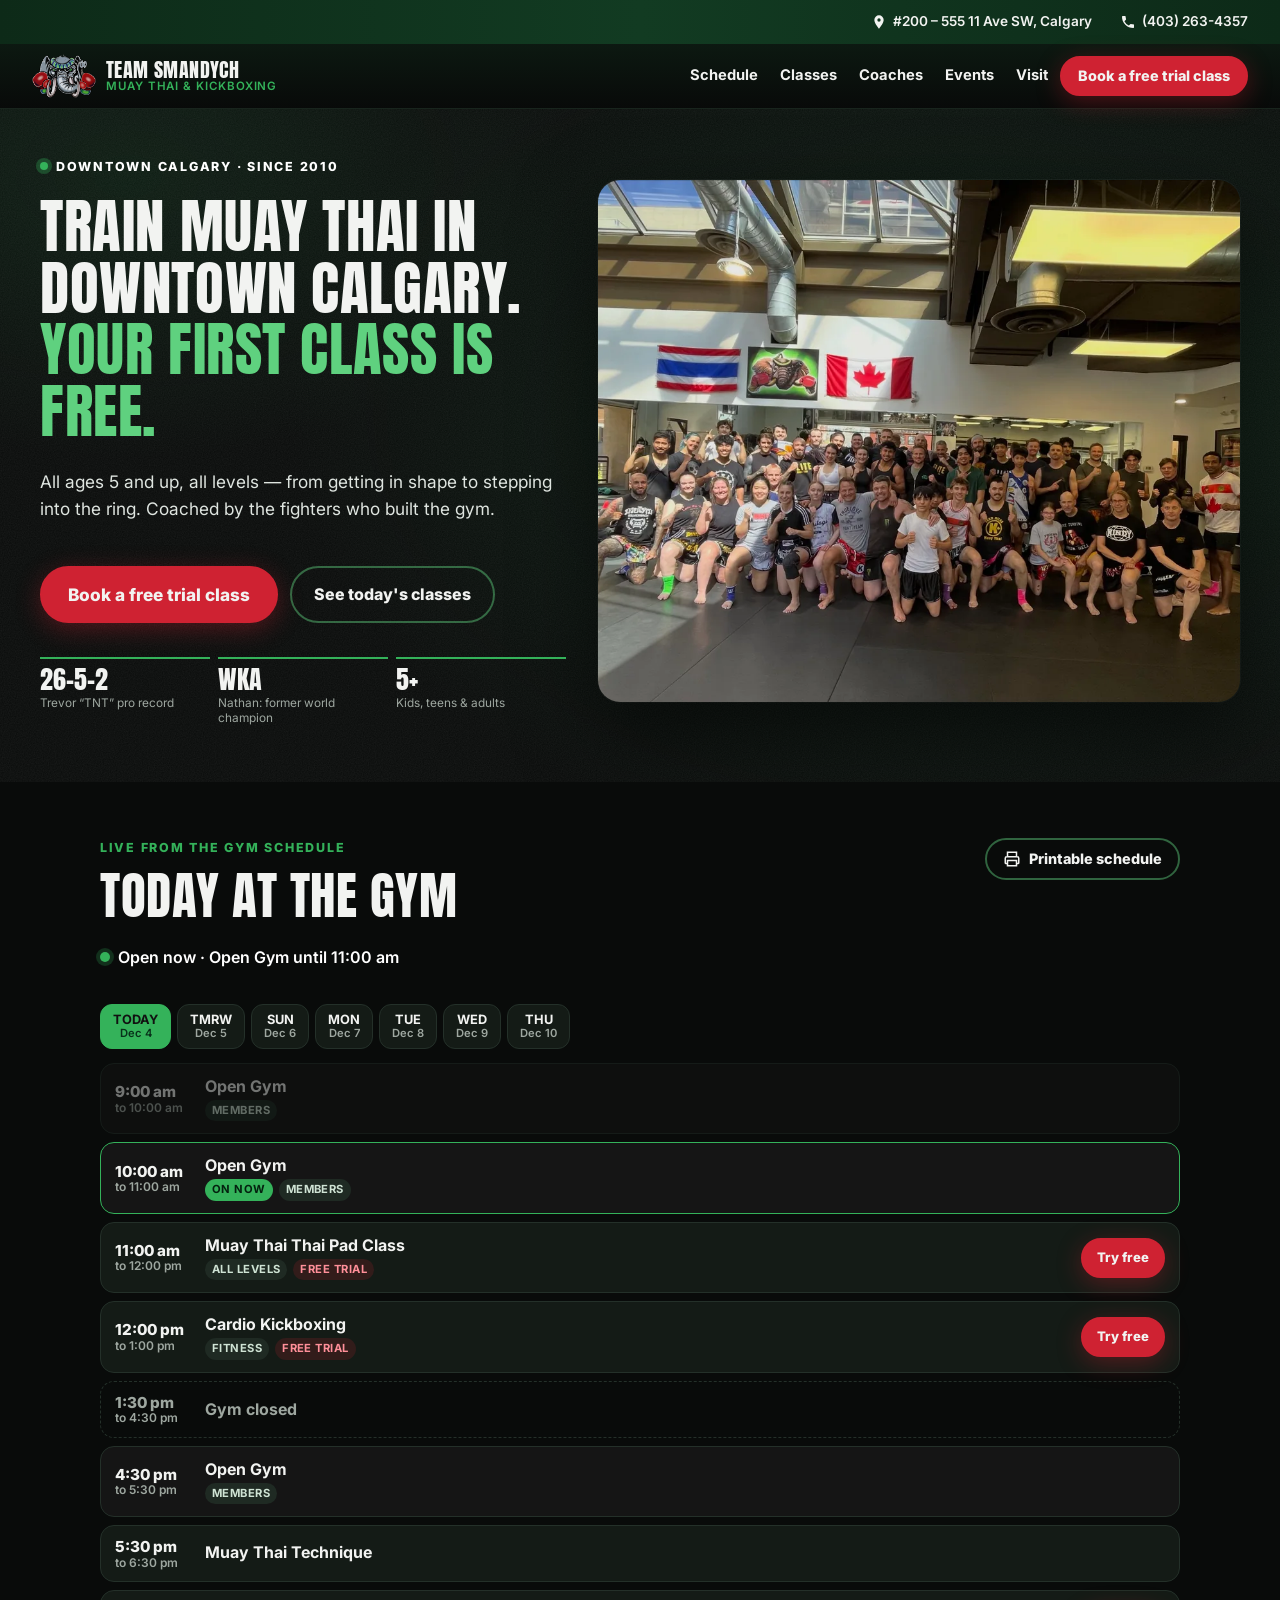
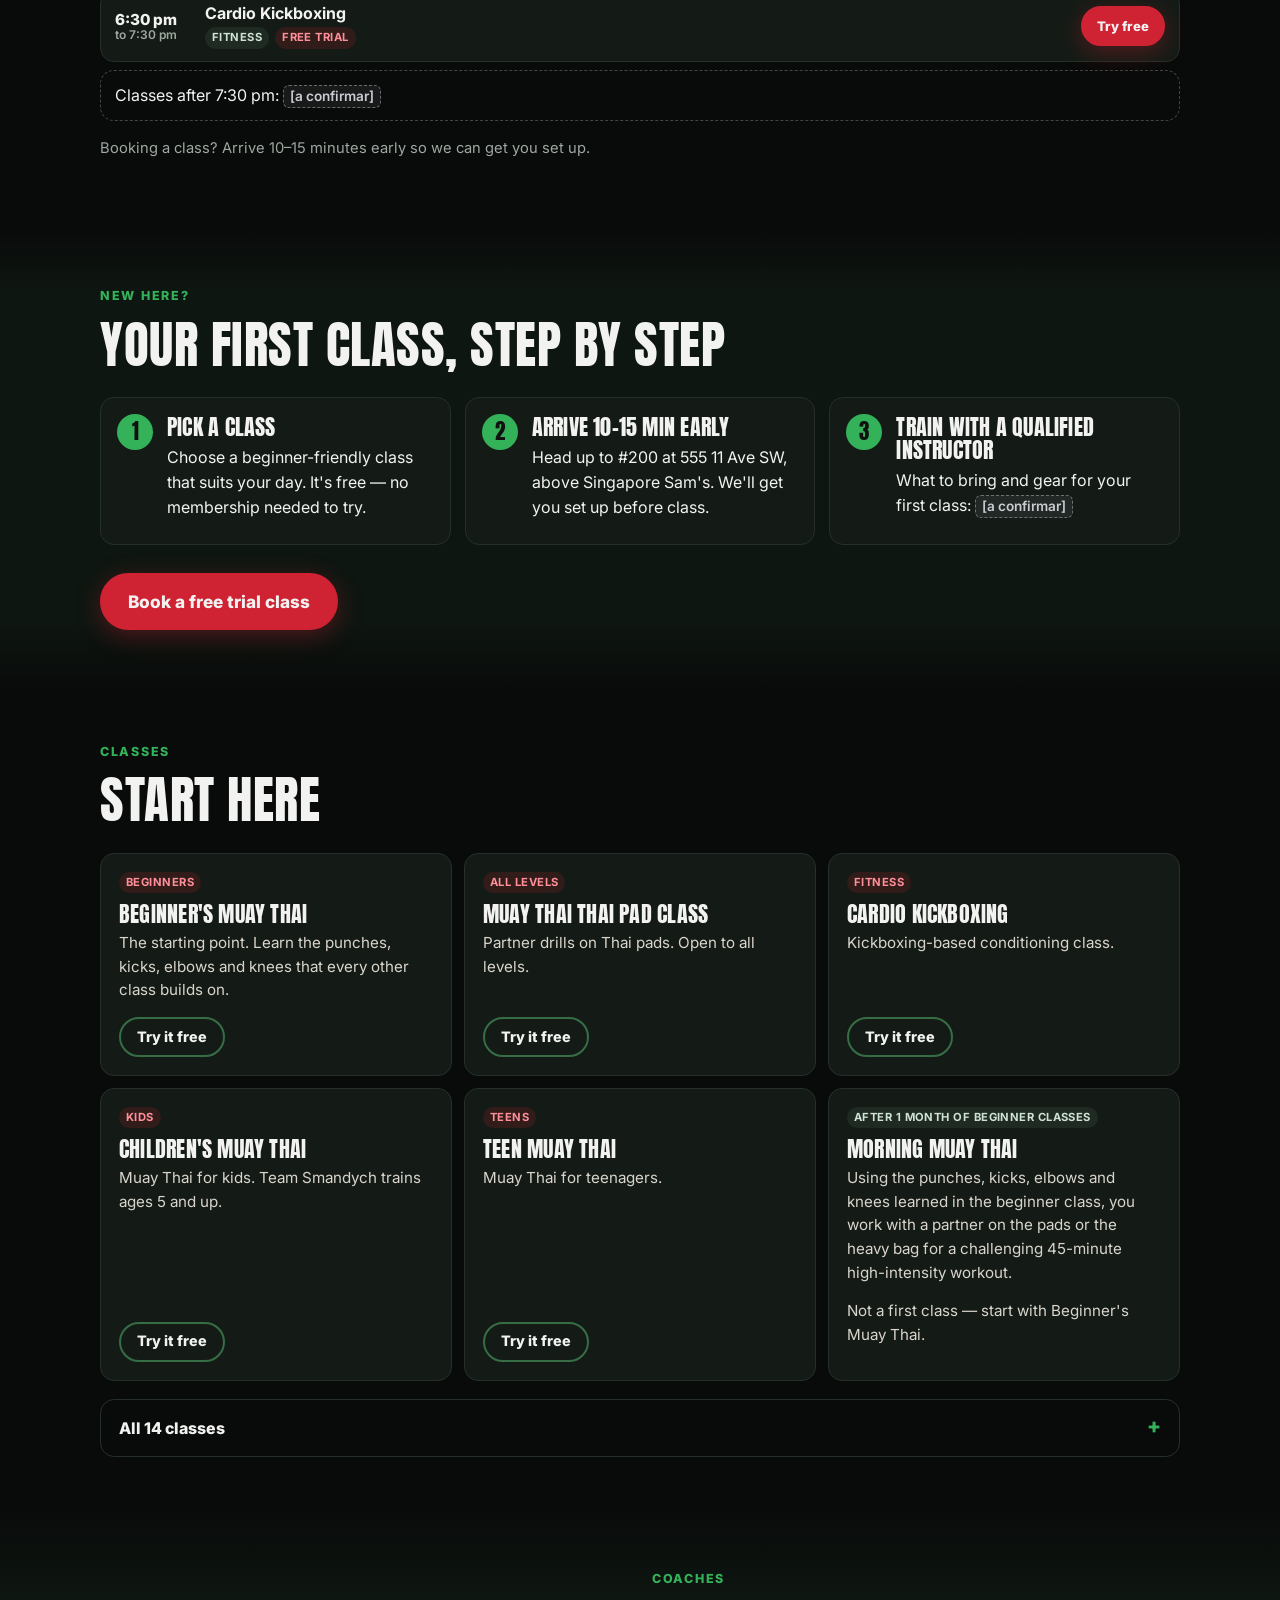
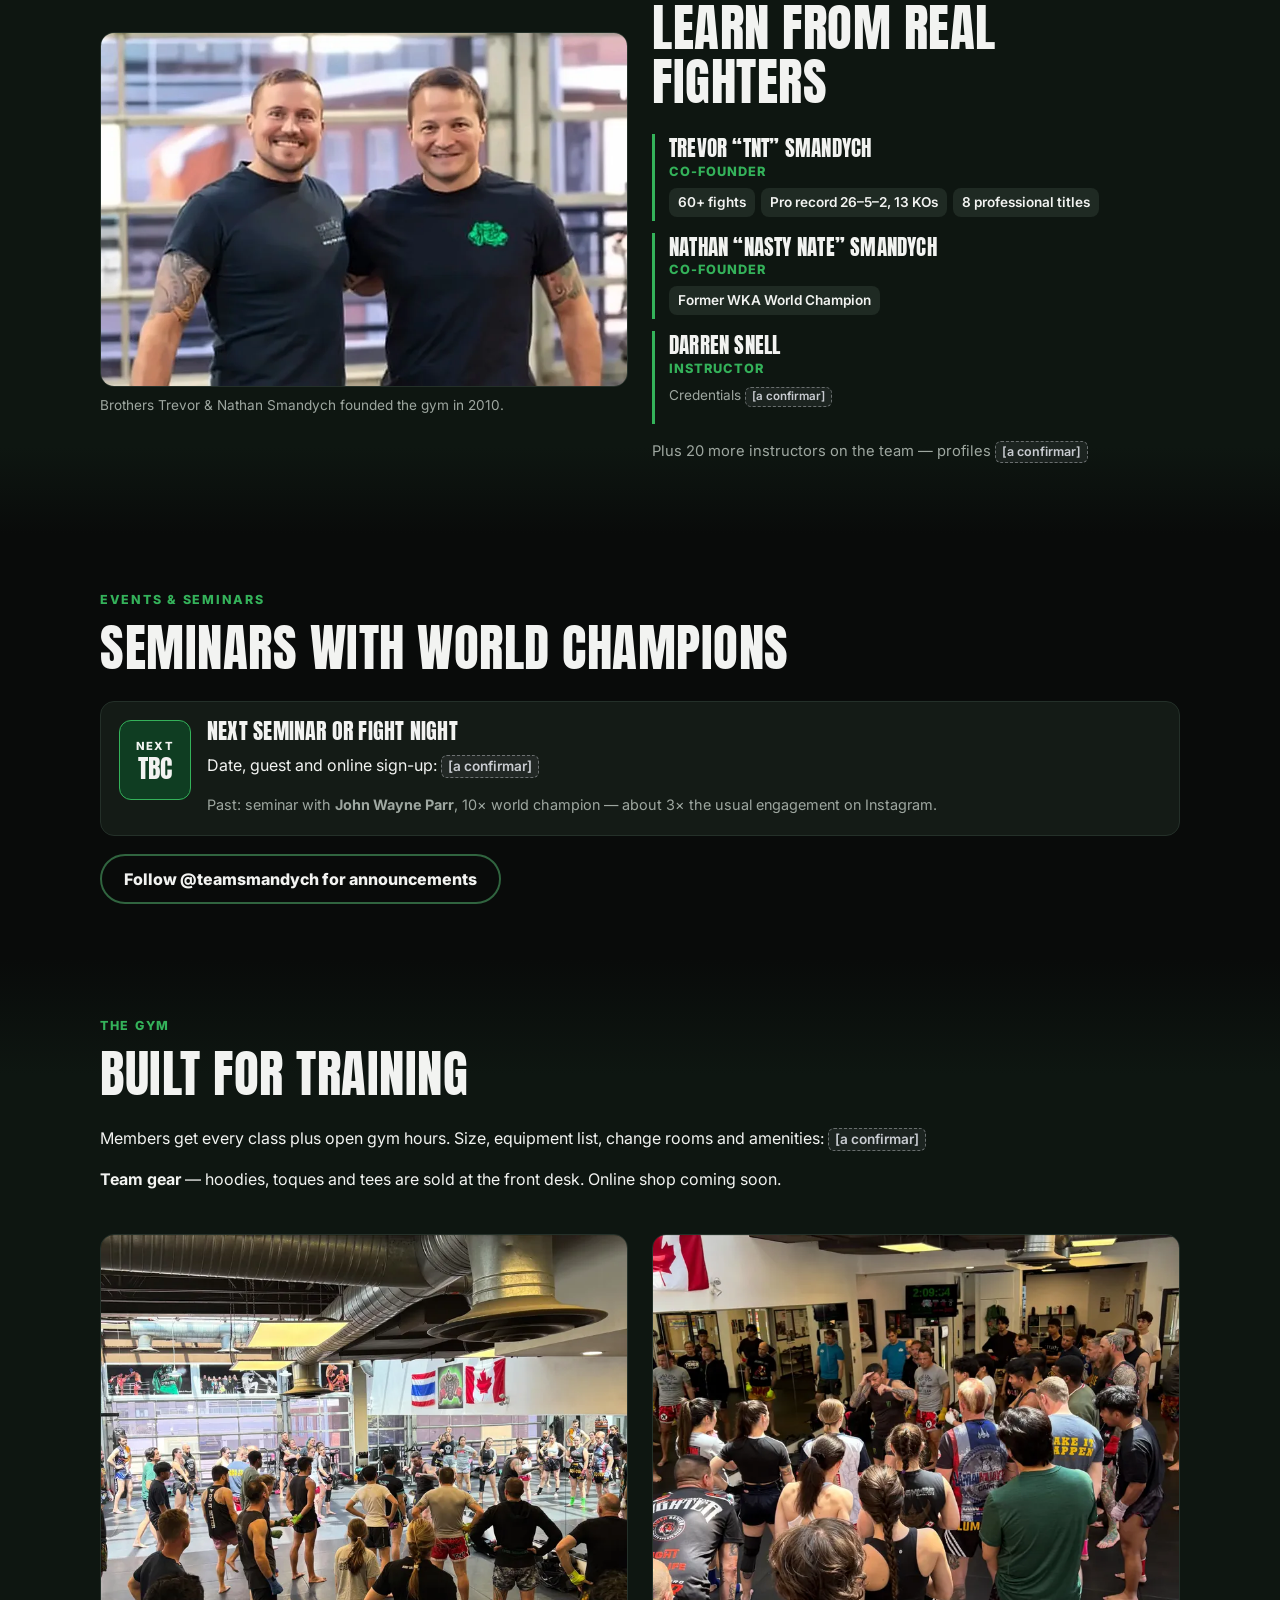
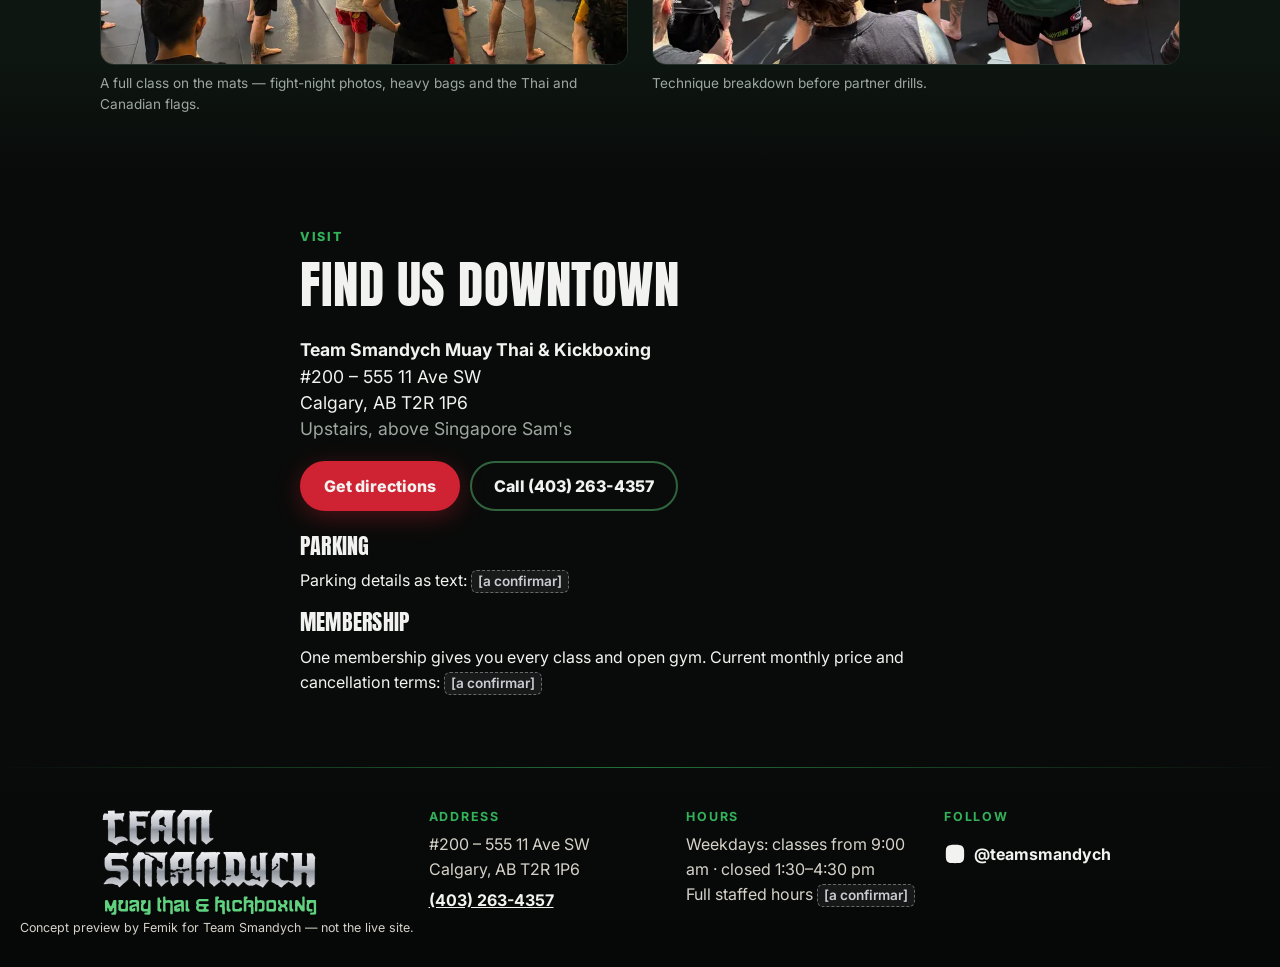
<file: index.html>
<!DOCTYPE html>
<html lang="en">
<head>
  <meta charset="utf-8">
  <meta name="viewport" content="width=device-width, initial-scale=1, viewport-fit=cover">
  <title>Team Smandych Muay Thai &amp; Kickboxing · Downtown Calgary · Free trial class</title>
  <meta name="description" content="Muay Thai and kickboxing in downtown Calgary since 2010. All ages 5+ and all levels. Book a free trial class.">
  <!-- Concept preview by Femik — keep out of search results until the gym approves it -->
  <meta name="robots" content="noindex, nofollow">
  <meta name="theme-color" content="#0f3d22">
  <link rel="icon" href="favicon.ico" sizes="any">
  <link rel="icon" type="image/png" sizes="32x32" href="assets/img/favicon-32.png">
  <link rel="apple-touch-icon" href="assets/img/apple-touch-icon.png">
  <link rel="preconnect" href="https://fonts.googleapis.com">
  <link rel="preconnect" href="https://fonts.gstatic.com" crossorigin>
  <link href="https://fonts.googleapis.com/css2?family=Anton&family=Inter:wght@400;600;800&display=swap" rel="stylesheet">
  <link rel="stylesheet" href="assets/css/styles.css?v=11">
  <script src="assets/js/intro.js?v=11"></script>
</head>
<body>
  <!-- Intro: plays once per session; tap to skip (assets/js/intro.js) -->
  <div class="intro" id="intro" aria-hidden="true">
    <div class="intro__glow"></div>
    <div class="intro__box">
      <img class="intro__logo" src="assets/img/emblem.webp" srcset="assets/img/emblem.webp 900w, assets/img/emblem-2x.webp 1800w" sizes="212px" width="900" height="612" alt="">
      <div class="intro__wall"></div>
    </div>
  </div>

  <a class="skip" href="#main">Skip to content</a>

  <!-- Contact strip: address + tap-to-call on every page -->
  <div class="strip">
    <a class="strip__item" id="stripAddress" href="#" target="_blank" rel="noopener">
      <svg aria-hidden="true" viewBox="0 0 24 24"><path d="M12 2a7 7 0 0 0-7 7c0 5 7 13 7 13s7-8 7-13a7 7 0 0 0-7-7zm0 9.5A2.5 2.5 0 1 1 12 6.5a2.5 2.5 0 0 1 0 5z"/></svg>
      <span>#200 – 555 11 Ave SW, Calgary</span>
    </a>
    <a class="strip__item strip__phone" data-tel href="tel:+14032634357">
      <svg aria-hidden="true" viewBox="0 0 24 24"><path d="M6.6 10.8a15.1 15.1 0 0 0 6.6 6.6l2.2-2.2a1 1 0 0 1 1-.25 11.4 11.4 0 0 0 3.6.57 1 1 0 0 1 1 1V20a1 1 0 0 1-1 1A17 17 0 0 1 3 4a1 1 0 0 1 1-1h3.5a1 1 0 0 1 1 1c0 1.25.2 2.45.57 3.57a1 1 0 0 1-.25 1z"/></svg>
      <span>(403) 263-4357</span>
    </a>
  </div>

  <header class="header" id="top">
    <a class="brand" href="#top" aria-label="Team Smandych home">
      <img src="assets/img/emblem.webp" width="900" height="612" alt="">
      <span class="brand__text"><b>Team Smandych</b><small>Muay Thai &amp; Kickboxing</small></span>
    </a>
    <nav class="nav" aria-label="Main">
      <a href="#today">Schedule</a>
      <a href="#classes">Classes</a>
      <a href="#coaches">Coaches</a>
      <a href="#events">Events</a>
      <a href="#visit">Visit</a>
    </nav>
    <button class="btn btn--red btn--sm header__cta" type="button" data-book>Book a free trial class</button>
  </header>

  <main id="main">
    <!-- HERO -->
    <section class="hero">
      <figure class="hero__photo">
        <img src="assets/img/hero-team-full-1000.webp"
             srcset="assets/img/hero-team-full-1000.webp 1000w, assets/img/hero-team-full-1600.webp 1600w, assets/img/hero-team-full-2400.webp 2400w"
             sizes="(min-width:1000px) 55vw, 100vw" width="2400" height="1950" fetchpriority="high"
             alt="Team Smandych members of all ages on the mats, under the Thai and Canadian flags and the gym's elephant painting">
      </figure>
      <div class="hero__inner">
        <p class="eyebrow"><span class="dot"></span> Downtown Calgary · Since 2010</p>
        <h1>Train Muay Thai in downtown Calgary.<br><em>Your first class is free.</em></h1>
        <p class="hero__lead">All ages 5 and up, all levels — from getting in shape to stepping into the ring.
          Coached by the fighters who built the gym.</p>
        <div class="hero__ctas">
          <button class="btn btn--red btn--lg" type="button" data-book>Book a free trial class</button>
          <a class="btn btn--ghost" href="#today">See today's classes</a>
        </div>
        <ul class="proof">
          <li><b>26–5–2</b><span>Trevor “TNT” pro record</span></li>
          <li><b>WKA</b><span>Nathan: former world champion</span></li>
          <li><b>5+</b><span>Kids, teens &amp; adults</span></li>
        </ul>
      </div>
    </section>

    <!-- TODAY / WEEK SCHEDULE -->
    <section class="section" id="today" aria-labelledby="todayTitle">
      <div class="wrap">
        <div class="sched__head">
          <div>
            <p class="eyebrow eyebrow--green">Live from the gym schedule</p>
            <h2 id="todayTitle">Today at the gym</h2>
            <p class="status" id="gymStatus" aria-live="polite"></p>
          </div>
          <button class="btn btn--ghost btn--sm print-btn" type="button" id="printBtn">
            <svg aria-hidden="true" viewBox="0 0 24 24"><path d="M6 9V3h12v6M6 18H4a1 1 0 0 1-1-1v-6a2 2 0 0 1 2-2h14a2 2 0 0 1 2 2v6a1 1 0 0 1-1 1h-2M6 14h12v7H6z" fill="none" stroke="currentColor" stroke-width="2"/></svg>
            Printable schedule
          </button>
        </div>

        <div class="tabs" role="tablist" aria-label="Day" id="dayTabs"></div>
        <ol class="slots" id="slots" aria-live="polite"></ol>
        <p class="note">Booking a class? Arrive 10–15 minutes early so we can get you set up.</p>
      </div>
    </section>

    <!-- FIRST CLASS -->
    <section class="section section--dark" id="first-class" aria-labelledby="fcTitle">
      <div class="wrap">
        <p class="eyebrow eyebrow--green">New here?</p>
        <h2 id="fcTitle">Your first class, step by step</h2>
        <ol class="steps">
          <li><span class="steps__n">1</span><h3>Pick a class</h3>
            <p>Choose a beginner-friendly class that suits your day. It's free — no membership needed to try.</p></li>
          <li><span class="steps__n">2</span><h3>Arrive 10–15 min early</h3>
            <p>Head up to #200 at 555 11 Ave SW, above Singapore Sam's. We'll get you set up before class.</p></li>
          <li><span class="steps__n">3</span><h3>Train with a qualified instructor</h3>
            <p>What to bring and gear for your first class: <span class="tbc">[a confirmar]</span></p></li>
        </ol>
        <button class="btn btn--red btn--lg" type="button" data-book>Book a free trial class</button>
      </div>
    </section>

    <!-- CLASSES -->
    <section class="section" id="classes" aria-labelledby="clTitle">
      <div class="wrap">
        <p class="eyebrow eyebrow--green">Classes</p>
        <h2 id="clTitle">Start here</h2>
        <div class="cards" id="startCards"></div>
        <details class="all-classes">
          <summary>All 14 classes</summary>
          <ul id="allClasses"></ul>
          <p class="note">Full description for each class — who it's for, level, what to bring and who teaches it: <span class="tbc">[a confirmar]</span></p>
        </details>
      </div>
    </section>

    <!-- COACHES -->
    <section class="section section--dark" id="coaches" aria-labelledby="coTitle">
      <div class="wrap coaches">
        <figure class="coaches__photo">
          <img src="assets/img/owners-trevor-nathan.webp" width="888" height="596" loading="lazy"
               alt="Trevor and Nathan Smandych, founders of Team Smandych, at the gym">
          <figcaption>Brothers Trevor &amp; Nathan Smandych founded the gym in 2010.</figcaption>
        </figure>
        <div>
          <p class="eyebrow eyebrow--green">Coaches</p>
          <h2 id="coTitle">Learn from real fighters</h2>
          <div id="coachList" class="coach-list"></div>
          <p class="note">Plus 20 more instructors on the team — profiles <span class="tbc">[a confirmar]</span></p>
        </div>
      </div>
    </section>

    <!-- EVENTS -->
    <section class="section" id="events" aria-labelledby="evTitle">
      <div class="wrap">
        <p class="eyebrow eyebrow--green">Events &amp; seminars</p>
        <h2 id="evTitle">Seminars with world champions</h2>
        <div class="event">
          <div class="event__date"><span>Next</span><b>TBC</b></div>
          <div>
            <h3>Next seminar or fight night</h3>
            <p>Date, guest and online sign-up: <span class="tbc">[a confirmar]</span></p>
            <p class="event__past">Past: seminar with <b>John Wayne Parr</b>, 10× world champion — about 3× the usual engagement on Instagram.</p>
          </div>
        </div>
        <a class="btn btn--ghost" data-ig href="https://www.instagram.com/teamsmandych/" target="_blank" rel="noopener">Follow @teamsmandych for announcements</a>
      </div>
    </section>

    <!-- FACILITY -->
    <section class="section section--dark" id="facility" aria-labelledby="faTitle">
      <div class="wrap facility">
        <figure>
          <img src="assets/img/gym-class-floor-800.webp"
               srcset="assets/img/gym-class-floor-800.webp 800w, assets/img/gym-class-floor-1400.webp 1400w"
               sizes="(min-width:720px) 50vw, 100vw" width="1400" height="1141" loading="lazy"
               alt="A full class on the mats, with fight-night photos, heavy bags and the Thai and Canadian flags on the walls">
          <figcaption>A full class on the mats — fight-night photos, heavy bags and the Thai and Canadian flags.</figcaption>
        </figure>
        <figure>
          <img src="assets/img/coach-technique-800.webp"
               srcset="assets/img/coach-technique-800.webp 800w, assets/img/coach-technique-1400.webp 1400w"
               sizes="(min-width:720px) 50vw, 100vw" width="1400" height="1141" loading="lazy"
               alt="A coach demonstrating technique to a large group of students">
          <figcaption>Technique breakdown before partner drills.</figcaption>
        </figure>
        <div class="facility__text">
          <p class="eyebrow eyebrow--green">The gym</p>
          <h2 id="faTitle">Built for training</h2>
          <p>Members get every class plus open gym hours. Size, equipment list, change rooms and amenities: <span class="tbc">[a confirmar]</span></p>
          <p><b>Team gear</b> — hoodies, toques and tees are sold at the front desk. Online shop coming soon.</p>
        </div>
      </div>
    </section>

    <!-- VISIT -->
    <section class="section" id="visit" aria-labelledby="viTitle">
      <div class="wrap visit">
        <div>
          <p class="eyebrow eyebrow--green">Visit</p>
          <h2 id="viTitle">Find us downtown</h2>
          <address>
            <b>Team Smandych Muay Thai &amp; Kickboxing</b><br>
            #200 – 555 11 Ave SW<br>Calgary, AB T2R 1P6<br>
            <span class="muted">Upstairs, above Singapore Sam's</span>
          </address>
          <div class="visit__actions">
            <a class="btn btn--red" id="dirBtn" href="#" target="_blank" rel="noopener">Get directions</a>
            <a class="btn btn--ghost" data-tel href="tel:+14032634357">Call (403) 263-4357</a>
          </div>
          <h3>Parking</h3>
          <p>Parking details as text: <span class="tbc">[a confirmar]</span></p>
          <h3>Membership</h3>
          <p>One membership gives you every class and open gym. Current monthly price and cancellation terms: <span class="tbc">[a confirmar]</span></p>
        </div>
      </div>
    </section>
  </main>

  <footer class="footer">
    <div class="wrap footer__grid">
      <div>
        <img src="assets/img/wordmark-silver.svg" class="footer__wm" width="300" height="173" alt="Team Smandych Muay Thai & Kickboxing">
      </div>
      <div>
        <h4>Address</h4>
        <p>#200 – 555 11 Ave SW<br>Calgary, AB T2R 1P6</p>
        <a data-tel href="tel:+14032634357">(403) 263-4357</a>
      </div>
      <div>
        <h4>Hours</h4>
        <p id="footHours">Weekdays: classes from 9:00 am · closed 1:30–4:30 pm<br>Full staffed hours <span class="tbc">[a confirmar]</span></p>
      </div>
      <div>
        <h4>Follow</h4>
        <a class="social" data-ig href="https://www.instagram.com/teamsmandych/" target="_blank" rel="noopener" aria-label="Team Smandych on Instagram">
          <svg aria-hidden="true" viewBox="0 0 24 24"><path d="M12 7a5 5 0 1 0 0 10 5 5 0 0 0 0-10zm0 8.2a3.2 3.2 0 1 1 0-6.4 3.2 3.2 0 0 1 0 6.4zM17.3 5.5a1.2 1.2 0 1 0 0 2.4 1.2 1.2 0 0 0 0-2.4zM12 2c-2.7 0-3.1 0-4.1.1-4.4.2-5.7 2.6-5.8 5.8C2 8.9 2 9.3 2 12s0 3.1.1 4.1c.2 3.2 1.5 5.6 5.8 5.8 1 .1 1.4.1 4.1.1s3.1 0 4.1-.1c3.2-.2 5.6-1.5 5.8-5.8.1-1 .1-1.4.1-4.1s0-3.1-.1-4.1c-.2-3.2-1.5-5.6-5.8-5.8C15.1 2 14.7 2 12 2z"/></svg>
          @teamsmandych
        </a>
      </div>
    </div>
    <p class="footer__legal wrap">Concept preview by Femik for Team Smandych — not the live site.</p>
  </footer>

  <!-- Sticky mobile CTA -->
  <div class="dock" id="dock">
    <a class="dock__call" data-tel href="tel:+14032634357" aria-label="Call Team Smandych">
      <svg aria-hidden="true" viewBox="0 0 24 24"><path d="M6.6 10.8a15.1 15.1 0 0 0 6.6 6.6l2.2-2.2a1 1 0 0 1 1-.25 11.4 11.4 0 0 0 3.6.57 1 1 0 0 1 1 1V20a1 1 0 0 1-1 1A17 17 0 0 1 3 4a1 1 0 0 1 1-1h3.5a1 1 0 0 1 1 1c0 1.25.2 2.45.57 3.57a1 1 0 0 1-.25 1z"/></svg>
    </a>
    <button class="btn btn--red dock__book" type="button" data-book>Book a free trial class</button>
  </div>

  <!-- Booking sheet -->
  <div class="sheet" id="sheet" hidden>
    <div class="sheet__backdrop" data-close></div>
    <div class="sheet__panel" role="dialog" aria-modal="true" aria-labelledby="sheetTitle">
      <div class="sheet__top">
        <ol class="progress" aria-hidden="true"><li></li><li></li><li></li></ol>
        <button class="sheet__x" type="button" data-close aria-label="Close">×</button>
      </div>

      <div class="step" data-step="1">
        <h2 id="sheetTitle">Pick your free class</h2>
        <p class="muted">Beginner-friendly classes in the next 7 days.</p>
        <div id="pickList" class="pick"></div>
      </div>

      <form class="step" data-step="2" id="bookForm" novalidate hidden>
        <h2>Your details</h2>
        <p class="chosen" id="chosen1"></p>
        <label>Name<input name="name" autocomplete="name" required></label>
        <label>Email<input name="email" type="email" autocomplete="email" required></label>
        <label>Phone<input name="phone" type="tel" autocomplete="tel" required></label>
        <fieldset>
          <legend>Who's training?</legend>
          <label class="chip"><input type="radio" name="who" value="Adult" checked><span>Adult</span></label>
          <label class="chip"><input type="radio" name="who" value="Teen"><span>Teen</span></label>
          <label class="chip"><input type="radio" name="who" value="Child (5+)"><span>Child 5+</span></label>
        </fieldset>
        <fieldset>
          <legend>Experience</legend>
          <label class="chip"><input type="radio" name="exp" value="None" checked><span>None</span></label>
          <label class="chip"><input type="radio" name="exp" value="Some"><span>Some</span></label>
          <label class="chip"><input type="radio" name="exp" value="Competitive"><span>Competitive</span></label>
        </fieldset>
        <p class="form-error" id="formError" role="alert"></p>
        <div class="step__nav">
          <button class="btn btn--ghost" type="button" data-back>Back</button>
          <button class="btn btn--red" type="submit">Continue</button>
        </div>
      </form>

      <div class="step" data-step="3" hidden>
        <h2>Almost there</h2>
        <p class="chosen" id="chosen2"></p>
        <a class="btn btn--red btn--block" id="sendReq" href="#">Send my free-class request</a>
        <a class="btn btn--ghost btn--block" data-tel href="tel:+14032634357">Or call (403) 263-4357</a>
        <p class="muted small" id="mbNote">Mindbody booking link: <span class="tbc">[a confirmar]</span></p>
        <h3>What happens next</h3>
        <ol class="next">
          <li>The gym confirms your spot by email or phone.</li>
          <li>Arrive 10–15 minutes before class.</li>
          <li>We'll get you set up — your first class is on us.</li>
        </ol>
        <div class="step__nav"><button class="btn btn--ghost" type="button" data-back>Back</button></div>
      </div>
    </div>
  </div>

  <!-- Print-only week -->
  <section class="print-week" id="printWeek" aria-hidden="true"></section>

  <script src="assets/js/data.js?v=11"></script>
  <script src="assets/js/app.js?v=11"></script>
</body>
</html>
</file>
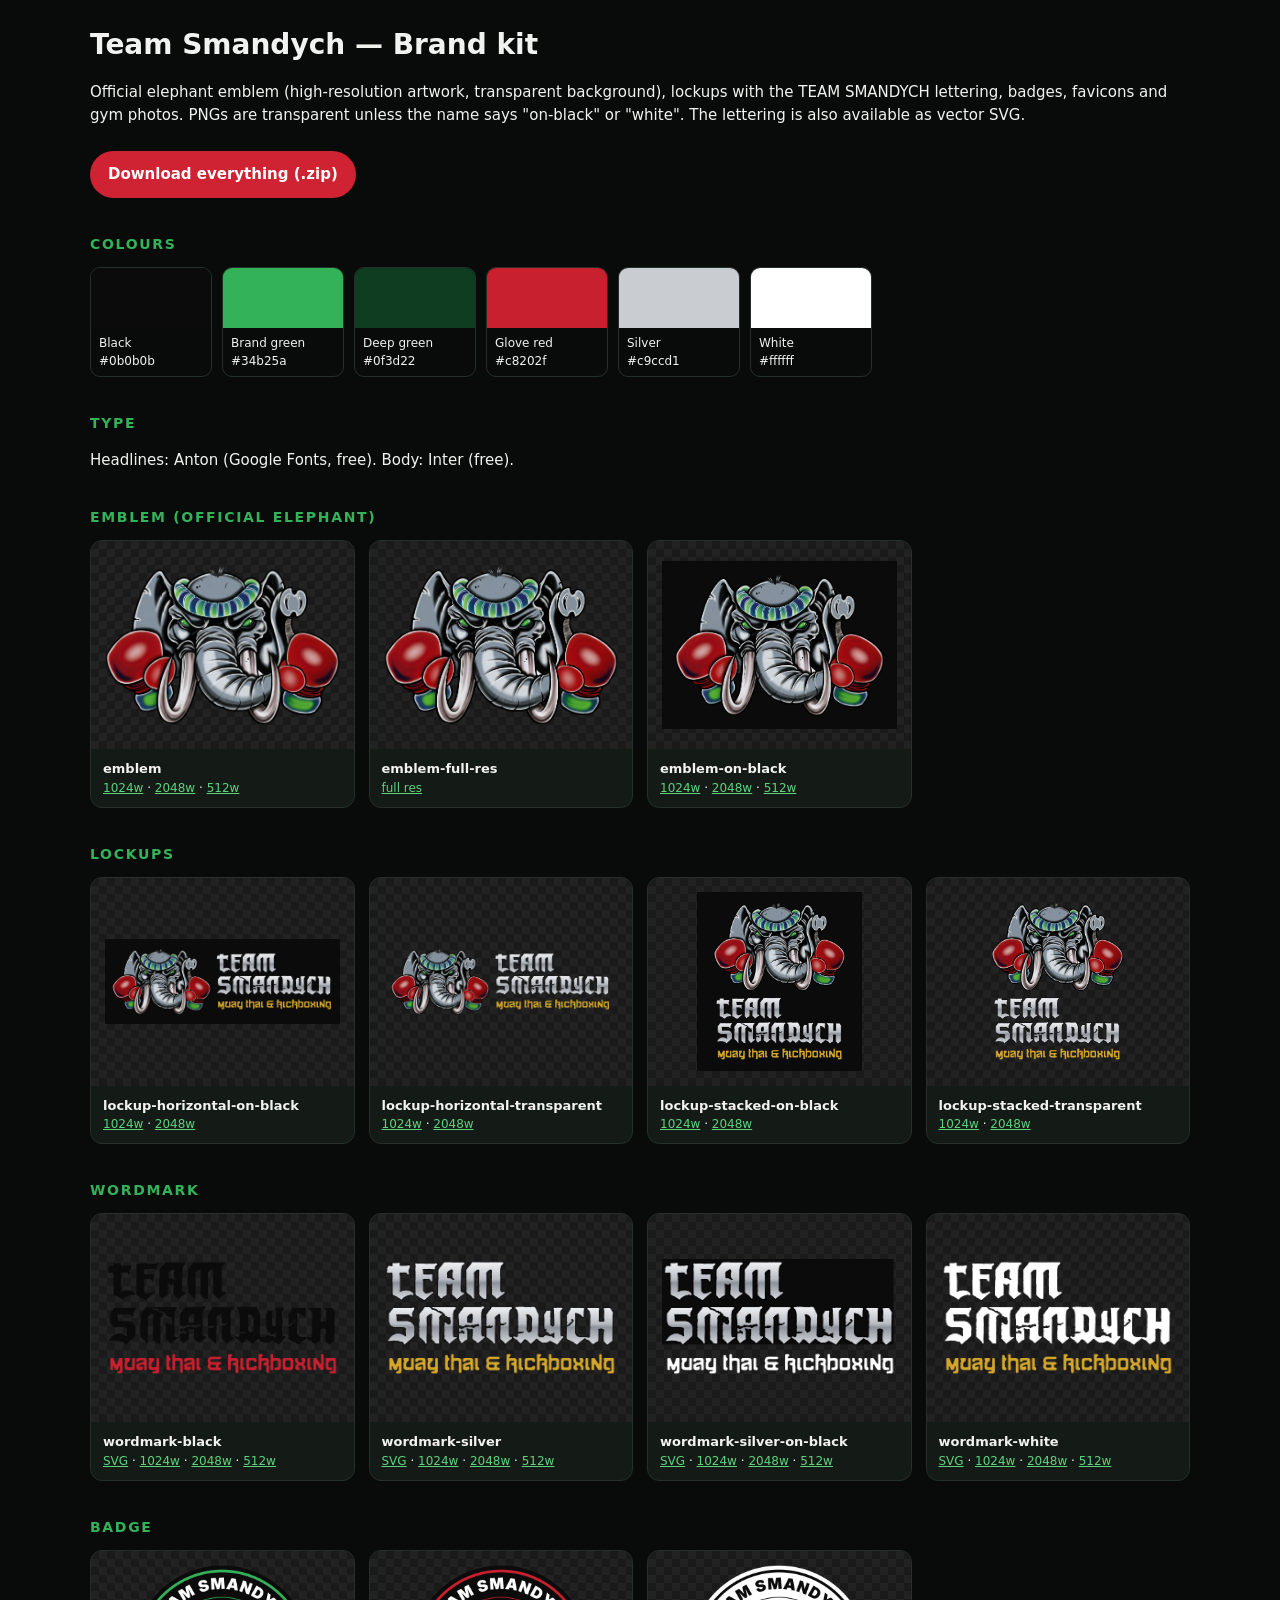
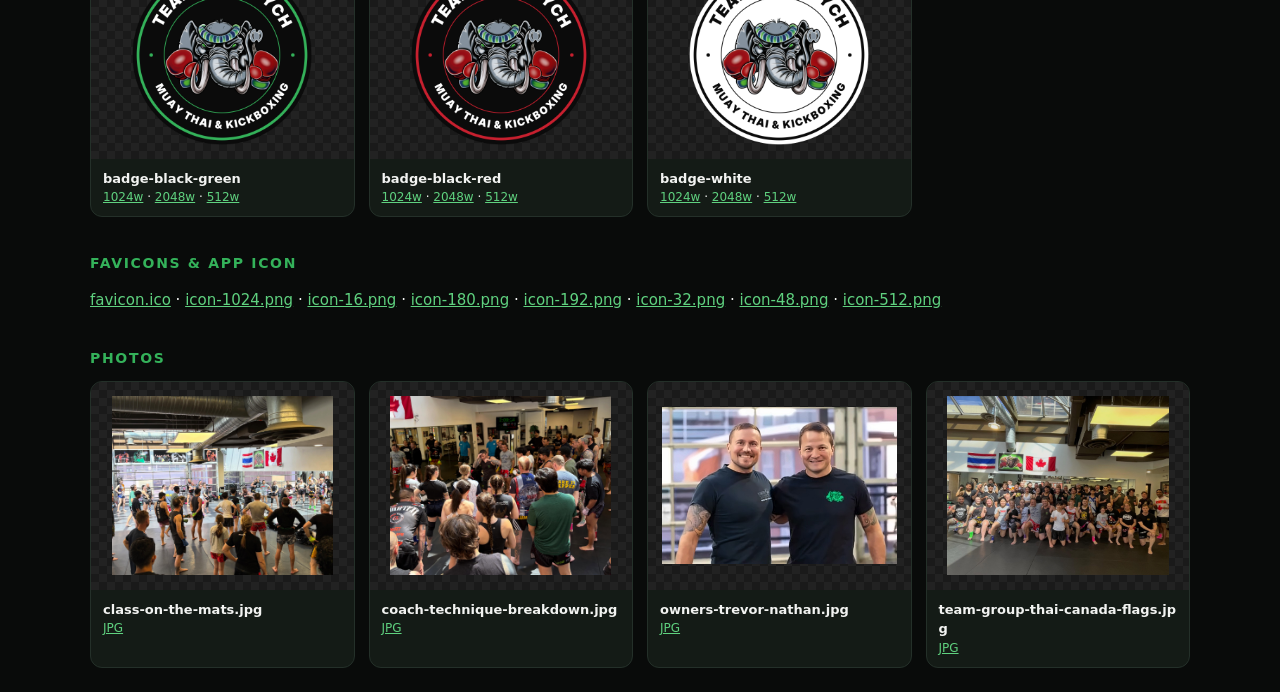
<file: brand-kit/index.html>
<!DOCTYPE html><html lang="en"><head><meta charset="utf-8"><meta name="viewport" content="width=device-width,initial-scale=1"><meta name="robots" content="noindex"><title>Team Smandych — Brand kit</title><style>body{margin:0;background:#090b0a;color:#f2f3f1;font:15px/1.5 system-ui,sans-serif}main{max-width:1100px;margin:auto;padding:24px}h1{font-size:28px;margin:0 0 6px}h2{color:#34b25a;font-size:14px;letter-spacing:.12em;text-transform:uppercase;margin:36px 0 12px}.g{display:grid;grid-template-columns:repeat(auto-fill,minmax(230px,1fr));gap:14px}.c{border:1px solid #243029;border-radius:12px;overflow:hidden;background:#141b16}.c .p{height:180px;display:flex;align-items:center;justify-content:center;padding:14px;background:repeating-conic-gradient(#222 0 25%,#1a1a1a 0 50%) 0 0/16px 16px}.c img{max-height:100%;max-width:100%}.c .m{padding:10px 12px;font-size:12px}.c b{display:block;font-size:13px;word-break:break-all}a{color:#5fd17f}.sw{display:flex;gap:10px;flex-wrap:wrap}.sw div{width:120px;border-radius:10px;overflow:hidden;border:1px solid #243029}.sw i{display:block;height:60px}.sw span{display:block;padding:6px 8px;font-size:12px}.btn{display:inline-block;background:#cf2232;color:#fff;text-decoration:none;font-weight:700;padding:12px 18px;border-radius:999px;margin-top:10px}</style></head><body><main>
<h1>Team Smandych — Brand kit</h1><p>Official elephant emblem (high-resolution artwork, transparent background), lockups with the TEAM SMANDYCH lettering, badges, favicons and gym photos. PNGs are transparent unless the name says "on-black" or "white". The lettering is also available as vector SVG.</p><a class="btn" href="team-smandych-brand-kit.zip">Download everything (.zip)</a>
<h2>Colours</h2><div class="sw">
<div><i style="background:#0b0b0b"></i><span>Black<br>#0b0b0b</span></div>
<div><i style="background:#34b25a"></i><span>Brand green<br>#34b25a</span></div>
<div><i style="background:#0f3d22"></i><span>Deep green<br>#0f3d22</span></div>
<div><i style="background:#c8202f"></i><span>Glove red<br>#c8202f</span></div>
<div><i style="background:#c9ccd1"></i><span>Silver<br>#c9ccd1</span></div>
<div><i style="background:#ffffff"></i><span>White<br>#ffffff</span></div>
</div><h2>Type</h2><p>Headlines: Anton (Google Fonts, free). Body: Inter (free).</p>
<h2>Emblem (official elephant)</h2><div class="g">
<div class="c"><div class="p"><img loading="lazy" src="png/emblem-1024w.png" alt=""></div><div class="m"><b>emblem</b><a href="png/emblem-1024w.png" download>1024w</a> · <a href="png/emblem-2048w.png" download>2048w</a> · <a href="png/emblem-512w.png" download>512w</a></div></div>
<div class="c"><div class="p"><img loading="lazy" src="png/emblem-full-res.png" alt=""></div><div class="m"><b>emblem-full-res</b><a href="png/emblem-full-res.png" download>full res</a></div></div>
<div class="c"><div class="p"><img loading="lazy" src="png/emblem-on-black-1024w.png" alt=""></div><div class="m"><b>emblem-on-black</b><a href="png/emblem-on-black-1024w.png" download>1024w</a> · <a href="png/emblem-on-black-2048w.png" download>2048w</a> · <a href="png/emblem-on-black-512w.png" download>512w</a></div></div>
</div>
<h2>Lockups</h2><div class="g">
<div class="c"><div class="p"><img loading="lazy" src="png/lockup-horizontal-on-black-1024w.png" alt=""></div><div class="m"><b>lockup-horizontal-on-black</b><a href="png/lockup-horizontal-on-black-1024w.png" download>1024w</a> · <a href="png/lockup-horizontal-on-black-2048w.png" download>2048w</a></div></div>
<div class="c"><div class="p"><img loading="lazy" src="png/lockup-horizontal-transparent-1024w.png" alt=""></div><div class="m"><b>lockup-horizontal-transparent</b><a href="png/lockup-horizontal-transparent-1024w.png" download>1024w</a> · <a href="png/lockup-horizontal-transparent-2048w.png" download>2048w</a></div></div>
<div class="c"><div class="p"><img loading="lazy" src="png/lockup-stacked-on-black-1024w.png" alt=""></div><div class="m"><b>lockup-stacked-on-black</b><a href="png/lockup-stacked-on-black-1024w.png" download>1024w</a> · <a href="png/lockup-stacked-on-black-2048w.png" download>2048w</a></div></div>
<div class="c"><div class="p"><img loading="lazy" src="png/lockup-stacked-transparent-1024w.png" alt=""></div><div class="m"><b>lockup-stacked-transparent</b><a href="png/lockup-stacked-transparent-1024w.png" download>1024w</a> · <a href="png/lockup-stacked-transparent-2048w.png" download>2048w</a></div></div>
</div>
<h2>Wordmark</h2><div class="g">
<div class="c"><div class="p"><img loading="lazy" src="png/wordmark-black-1024w.png" alt=""></div><div class="m"><b>wordmark-black</b><a href="svg/wordmark-black.svg" download>SVG</a> · <a href="png/wordmark-black-1024w.png" download>1024w</a> · <a href="png/wordmark-black-2048w.png" download>2048w</a> · <a href="png/wordmark-black-512w.png" download>512w</a></div></div>
<div class="c"><div class="p"><img loading="lazy" src="png/wordmark-silver-1024w.png" alt=""></div><div class="m"><b>wordmark-silver</b><a href="svg/wordmark-silver.svg" download>SVG</a> · <a href="png/wordmark-silver-1024w.png" download>1024w</a> · <a href="png/wordmark-silver-2048w.png" download>2048w</a> · <a href="png/wordmark-silver-512w.png" download>512w</a></div></div>
<div class="c"><div class="p"><img loading="lazy" src="png/wordmark-silver-on-black-1024w.png" alt=""></div><div class="m"><b>wordmark-silver-on-black</b><a href="svg/wordmark-silver-on-black.svg" download>SVG</a> · <a href="png/wordmark-silver-on-black-1024w.png" download>1024w</a> · <a href="png/wordmark-silver-on-black-2048w.png" download>2048w</a> · <a href="png/wordmark-silver-on-black-512w.png" download>512w</a></div></div>
<div class="c"><div class="p"><img loading="lazy" src="png/wordmark-white-1024w.png" alt=""></div><div class="m"><b>wordmark-white</b><a href="svg/wordmark-white.svg" download>SVG</a> · <a href="png/wordmark-white-1024w.png" download>1024w</a> · <a href="png/wordmark-white-2048w.png" download>2048w</a> · <a href="png/wordmark-white-512w.png" download>512w</a></div></div>
</div>
<h2>Badge</h2><div class="g">
<div class="c"><div class="p"><img loading="lazy" src="png/badge-black-green-1024w.png" alt=""></div><div class="m"><b>badge-black-green</b><a href="png/badge-black-green-1024w.png" download>1024w</a> · <a href="png/badge-black-green-2048w.png" download>2048w</a> · <a href="png/badge-black-green-512w.png" download>512w</a></div></div>
<div class="c"><div class="p"><img loading="lazy" src="png/badge-black-red-1024w.png" alt=""></div><div class="m"><b>badge-black-red</b><a href="png/badge-black-red-1024w.png" download>1024w</a> · <a href="png/badge-black-red-2048w.png" download>2048w</a> · <a href="png/badge-black-red-512w.png" download>512w</a></div></div>
<div class="c"><div class="p"><img loading="lazy" src="png/badge-white-1024w.png" alt=""></div><div class="m"><b>badge-white</b><a href="png/badge-white-1024w.png" download>1024w</a> · <a href="png/badge-white-2048w.png" download>2048w</a> · <a href="png/badge-white-512w.png" download>512w</a></div></div>
</div>
<h2>Favicons &amp; app icon</h2><p><a href="favicon/favicon.ico" download>favicon.ico</a> · <a href="favicon/icon-1024.png" download>icon-1024.png</a> · <a href="favicon/icon-16.png" download>icon-16.png</a> · <a href="favicon/icon-180.png" download>icon-180.png</a> · <a href="favicon/icon-192.png" download>icon-192.png</a> · <a href="favicon/icon-32.png" download>icon-32.png</a> · <a href="favicon/icon-48.png" download>icon-48.png</a> · <a href="favicon/icon-512.png" download>icon-512.png</a></p>
<h2>Photos</h2><div class="g">
<div class="c"><div class="p"><img loading="lazy" src="photos/class-on-the-mats.jpg" alt=""></div><div class="m"><b>class-on-the-mats.jpg</b><a href="photos/class-on-the-mats.jpg" download>JPG</a></div></div>
<div class="c"><div class="p"><img loading="lazy" src="photos/coach-technique-breakdown.jpg" alt=""></div><div class="m"><b>coach-technique-breakdown.jpg</b><a href="photos/coach-technique-breakdown.jpg" download>JPG</a></div></div>
<div class="c"><div class="p"><img loading="lazy" src="photos/owners-trevor-nathan.jpg" alt=""></div><div class="m"><b>owners-trevor-nathan.jpg</b><a href="photos/owners-trevor-nathan.jpg" download>JPG</a></div></div>
<div class="c"><div class="p"><img loading="lazy" src="photos/team-group-thai-canada-flags.jpg" alt=""></div><div class="m"><b>team-group-thai-canada-flags.jpg</b><a href="photos/team-group-thai-canada-flags.jpg" download>JPG</a></div></div>
</div></main></body></html>
</file>
<file: assets/css/styles.css>
/* Team Smandych — mobile-first styles. Black, brand green, glove red. */
:root{
  /* Colour roles: red = action (book, call) · green = brand & information
     (labels, status, tabs, accents) · silver = secondary text. Never red+green side by side at full strength. */
  --black:#090b0a; --ink:#0f1511; --card:#141b16; --line:#243029;
  --red:#cf2232; --red-hi:#e43a49;
  --green:#34b25a; --green-hi:#5fd17f; --green-deep:#0f3d22;
  --silver:#c9ccd1;
  --text:#f2f3f1; --muted:#9ea7a0;
  --display:"Anton", Impact, "Arial Narrow", sans-serif;
  --body:"Inter", system-ui, -apple-system, "Segoe UI", Roboto, sans-serif;
  --r:14px; --dock:76px;
}
*{box-sizing:border-box}
html{scroll-behavior:smooth;-webkit-text-size-adjust:100%}
body{margin:0;background:var(--black);color:var(--text);font:16px/1.55 var(--body);padding-bottom:calc(var(--dock) + env(safe-area-inset-bottom))}
img{max-width:100%;height:auto;display:block}
a{color:inherit}
h1,h2,h3{font-family:var(--display);font-weight:400;letter-spacing:.01em;line-height:1.05;margin:0 0 .5em;text-transform:uppercase}
h2{font-size:clamp(2rem,8vw,3.2rem)}
h3{font-size:1.35rem}
p{margin:0 0 1em}
.skip{position:absolute;left:-999px}.skip:focus{left:8px;top:8px;z-index:99;background:#fff;color:#000;padding:8px}
.wrap{max-width:1120px;margin:0 auto;padding:0 20px}
.muted{color:var(--muted)} .small{font-size:.85rem}
.tbc{display:inline-block;background:rgba(201,204,209,.08);color:var(--silver);border:1px dashed rgba(201,204,209,.45);border-radius:6px;padding:0 6px;font-size:.85em;font-weight:600;white-space:nowrap}
.note{color:var(--muted);font-size:.92rem;margin-top:1rem}
:focus-visible{outline:3px solid var(--green);outline-offset:3px}

/* Buttons */
.btn{display:inline-flex;align-items:center;justify-content:center;gap:8px;font:800 1rem/1 var(--body);text-decoration:none;border-radius:999px;padding:15px 22px;border:2px solid transparent;cursor:pointer;min-height:48px;transition:transform .12s,background .2s;color:var(--text);background:none}
.btn:active{transform:scale(.97)}
.btn--red{background:var(--red);border-color:var(--red);box-shadow:0 6px 24px rgba(200,32,47,.35)}
.btn--red:hover{background:var(--red-hi)}
.btn--ghost{border-color:rgba(255,255,255,.28)}
.btn--ghost{border-color:rgba(95,209,127,.45)}
.btn--ghost:hover{border-color:var(--green-hi);background:rgba(52,178,90,.08)}
.btn--sm{padding:10px 16px;min-height:40px;font-size:.9rem}
.btn--lg{padding:18px 26px;font-size:1.08rem}
.btn--block{display:flex;width:100%;margin-bottom:10px}
.btn svg{width:18px;height:18px}

/* Contact strip */
.strip{display:flex;justify-content:space-between;gap:12px;background:linear-gradient(90deg,#0d2a18 0%,#123b22 50%,#0d2a18 100%);font-size:.85rem;font-weight:600;padding:8px 16px}
.strip__item{display:flex;align-items:center;gap:6px;text-decoration:none;min-height:28px}
.strip__item svg{width:16px;height:16px;fill:currentColor;flex:none}
.strip__item span{white-space:nowrap;overflow:hidden;text-overflow:ellipsis}
.strip__phone{flex:none}

/* Header */
.header{position:sticky;top:0;z-index:30;display:flex;align-items:center;gap:12px;padding:8px 16px;background:linear-gradient(180deg,rgba(13,26,18,.95),rgba(9,11,10,.92));backdrop-filter:blur(10px);border-bottom:1px solid rgba(255,255,255,.05)}
.brand{display:flex;align-items:center;gap:10px;text-decoration:none;margin-right:auto}
.brand img{width:64px;height:auto}
.brand__text{display:flex;flex-direction:column;line-height:1.05}
.brand__text b{font-family:var(--display);font-weight:400;font-size:1.25rem;text-transform:uppercase;letter-spacing:.02em}
.brand__text small{color:var(--green);font-size:.72rem;font-weight:600;text-transform:uppercase;letter-spacing:.08em}
.nav{display:none}
.header__cta{display:none}

/* Hero — full, uncropped HD gym photo + headline on a soft green glow */
.hero{position:relative;overflow:hidden;background:
  radial-gradient(120% 70% at 50% 0%,rgba(31,110,58,.38) 0%,rgba(18,64,35,.22) 35%,rgba(9,11,10,0) 70%),
  var(--black)}
.hero::before{content:"";position:absolute;inset:0;opacity:.12;pointer-events:none;
  background-image:url("data:image/svg+xml,%3Csvg xmlns='http://www.w3.org/2000/svg' width='160' height='160'%3E%3Cfilter id='n'%3E%3CfeTurbulence type='fractalNoise' baseFrequency='.85' numOctaves='2' stitchTiles='stitch'/%3E%3CfeColorMatrix values='0 0 0 0 1 0 0 0 0 1 0 0 0 0 1 0 0 0 .55 0'/%3E%3C/filter%3E%3Crect width='160' height='160' filter='url(%23n)'/%3E%3C/svg%3E")}
.hero__photo{position:relative;margin:0;z-index:1}
.hero__photo img{display:block;width:100%;height:auto;
  -webkit-mask-image:linear-gradient(180deg,#000 72%,rgba(0,0,0,.6) 88%,transparent 100%);
          mask-image:linear-gradient(180deg,#000 72%,rgba(0,0,0,.6) 88%,transparent 100%)}
.hero__inner{position:relative;z-index:2;padding:0 20px 40px;max-width:1120px;margin:-30px auto 0;width:100%;display:grid;gap:8px}
.hero h1{font-size:clamp(2.4rem,10.5vw,4.4rem);margin-bottom:.3em}
.hero h1 em{font-style:normal;color:var(--green-hi)}
.hero__lead{font-size:1.08rem;max-width:34em;color:#dfe5e0}
.hero__ctas{display:flex;flex-wrap:wrap;gap:12px;margin:18px 0 26px}
.hero__ctas .btn--lg{flex:1 1 100%}
.eyebrow{display:flex;align-items:center;gap:8px;font-size:.78rem;font-weight:800;letter-spacing:.14em;text-transform:uppercase;margin:0 0 12px;color:#fff}
.eyebrow--green{color:var(--green)}
.dot{width:8px;height:8px;border-radius:50%;background:var(--green);box-shadow:0 0 0 4px rgba(52,178,90,.3)}
.proof{list-style:none;padding:0;margin:0;display:grid;grid-template-columns:repeat(3,1fr);gap:8px}
.proof li{border-top:2px solid var(--green);padding-top:8px}
.proof b{display:block;font-family:var(--display);font-weight:400;font-size:1.6rem;line-height:1}
.proof span{font-size:.74rem;color:var(--muted);line-height:1.25;display:block;margin-top:4px}

/* Sections */
.section{padding:56px 0;position:relative}
.section--dark{background:linear-gradient(180deg,var(--black) 0%,#0e1611 14%,#0e1611 86%,var(--black) 100%)}
/* thin Thai-inspired green rule */

/* Schedule */
.sched__head{display:flex;justify-content:space-between;align-items:flex-start;gap:12px;flex-wrap:wrap}
.status{font-weight:600;color:#fff;display:flex;align-items:center;gap:8px;margin-top:-4px}
.status i{width:10px;height:10px;border-radius:50%;background:var(--green);box-shadow:0 0 0 4px rgba(52,178,90,.22);flex:none}
.status.is-closed i{background:var(--muted);box-shadow:none}
.print-btn svg{width:18px;height:18px}
.tabs{display:flex;gap:6px;overflow-x:auto;scrollbar-width:none;margin:18px -20px 14px;padding:0 20px;scroll-snap-type:x mandatory}
.tabs::-webkit-scrollbar{display:none}
.tab{flex:none;scroll-snap-align:start;border:1px solid var(--line);background:var(--card);color:var(--text);border-radius:12px;padding:8px 12px;min-width:58px;font:700 .8rem/1.15 var(--body);text-transform:uppercase;cursor:pointer;text-align:center}
.tab small{display:block;font-weight:600;color:var(--muted);font-size:.7rem;text-transform:none}
.tab[aria-selected="true"]{background:var(--green);color:#111;border-color:var(--green)}
.tab[aria-selected="true"] small{color:#08311a}
.slots{list-style:none;margin:0;padding:0;display:grid;gap:8px}
.slot{display:grid;grid-template-columns:78px 1fr auto;gap:12px;align-items:center;background:var(--card);border:1px solid var(--line);border-radius:var(--r);padding:12px 14px}
.slot__time{font-weight:800;font-size:.95rem;line-height:1.15}
.slot__time small{display:block;color:var(--muted);font-weight:600;font-size:.75rem}
.slot__name{font-weight:700;line-height:1.25}
.slot__meta{display:flex;flex-wrap:wrap;gap:6px;margin-top:4px}
.tag{font-size:.7rem;font-weight:700;text-transform:uppercase;letter-spacing:.04em;padding:2px 7px;border-radius:999px;background:#1f2a23;color:#cfe3d4}
.tag--free{background:rgba(207,34,50,.16);color:#ff8f99}
.tag--now{background:var(--green);color:#04210f}
.slot .btn{padding:9px 14px;min-height:40px;font-size:.82rem}
.slot.is-past{opacity:.45}
.slot.is-now{border-color:var(--green)}
.slot--closed{background:transparent;border-style:dashed;color:var(--muted)}
.slot--open{background:#151515}
.slot--tbc{background:transparent;border-style:dashed;border-color:rgba(201,204,209,.3);grid-template-columns:1fr}

/* Steps */
.steps{list-style:none;padding:0;margin:8px 0 28px;display:grid;gap:14px}
.steps li{background:var(--card);border:1px solid var(--line);border-radius:var(--r);padding:18px 18px 8px 66px;position:relative}
.steps__n{position:absolute;left:16px;top:16px;width:36px;height:36px;border-radius:50%;background:var(--green);color:#111;font:400 1.3rem/36px var(--display);text-align:center}
.steps h3{margin-bottom:.3em}

/* Class cards */
.cards{display:grid;gap:12px}
.card{background:var(--card);border:1px solid var(--line);border-radius:var(--r);padding:18px;display:flex;flex-direction:column}
.card h3{margin-bottom:.25em}
.card .tag{align-self:flex-start;margin-bottom:10px}
.card p{color:#d9d5cc;font-size:.95rem}
.card .btn{margin-top:auto;align-self:flex-start}
.all-classes{margin-top:18px;border:1px solid var(--line);border-radius:var(--r);padding:4px 18px}
.all-classes summary{cursor:pointer;font-weight:800;padding:12px 0;list-style:none}
.all-classes summary::after{content:"+";float:right;color:var(--green);font-size:1.3rem;line-height:1}
.all-classes[open] summary::after{content:"–"}
.all-classes ul{columns:1;padding-left:18px;margin:0 0 6px}
.all-classes li{padding:3px 0}
.all-classes li .tag{margin-left:6px}

/* Coaches */
.coaches{display:grid;gap:24px}
.coaches__photo{margin:0}
.coaches__photo img,.facility img{border-radius:var(--r);border:1px solid var(--line)}
figcaption{color:var(--muted);font-size:.85rem;margin-top:8px}
.coach-list{display:grid;gap:12px}
.coach{border-left:3px solid var(--green);padding:4px 0 4px 14px}
.coach h3{margin:0;font-size:1.3rem}
.coach .role{color:var(--green);font-size:.8rem;font-weight:800;text-transform:uppercase;letter-spacing:.08em;margin:2px 0 6px}
.coach ul{margin:0;padding:0;list-style:none;display:flex;flex-wrap:wrap;gap:6px}
.coach li{background:#1f2a23;border-radius:8px;padding:4px 9px;font-size:.85rem;font-weight:600}

/* Event */
.event{display:flex;gap:16px;background:var(--card);border:1px solid var(--line);border-radius:var(--r);padding:18px;margin-bottom:18px}
.event__date{flex:none;width:72px;height:80px;border-radius:12px;background:var(--green-deep);border:1px solid var(--green);display:flex;flex-direction:column;align-items:center;justify-content:center;text-transform:uppercase}
.event__date span{font-size:.7rem;font-weight:800;letter-spacing:.1em}
.event__date b{font:400 1.6rem/1 var(--display)}
.event__past{color:var(--muted);font-size:.9rem;margin:0}

/* Facility */
.facility{display:grid;gap:18px}
.facility figure{margin:0}
.facility__text{order:-1}
.facility img{width:100%;aspect-ratio:4096/3339;object-fit:cover}

/* Visit */
.visit{display:grid;gap:24px;align-items:start;max-width:720px}
address{font-style:normal;font-size:1.1rem;line-height:1.5;margin-bottom:18px}
.visit__actions{display:flex;flex-wrap:wrap;gap:10px;margin-bottom:24px}
.visit h3{margin-top:18px}
.visit__badge{width:220px;justify-self:center;border-radius:50%}

/* Footer */
.footer{background:linear-gradient(180deg,var(--black),#060807);position:relative;padding:40px 0 24px}
.footer__grid{display:grid;gap:22px}
.footer__wm{width:220px}
.footer h4{margin:0 0 6px;color:var(--green);font-size:.78rem;text-transform:uppercase;letter-spacing:.14em}
.footer p{margin:0 0 6px;color:#d6d2c9}
.footer a{font-weight:700}
.social{display:inline-flex;align-items:center;gap:8px;text-decoration:none;min-height:44px}
.social svg{width:22px;height:22px;fill:currentColor}
.footer__legal{color:#6f6b64;font-size:.78rem;margin-top:26px}

/* Dock (sticky mobile CTA) */
.dock{position:fixed;left:0;right:0;bottom:0;z-index:40;display:flex;gap:10px;padding:10px 12px calc(10px + env(safe-area-inset-bottom));background:rgba(11,11,11,.94);backdrop-filter:blur(10px);border-top:1px solid var(--line)}
.dock__book{flex:1;font-size:1.02rem}
.dock__call{flex:none;width:56px;border-radius:50%;border:2px solid var(--green);display:flex;align-items:center;justify-content:center;color:var(--green-hi)}
.dock__call svg{width:24px;height:24px;fill:currentColor}

/* Booking sheet */
.sheet{position:fixed;inset:0;z-index:60}
.sheet[hidden]{display:none}
.sheet__backdrop{position:absolute;inset:0;background:rgba(0,0,0,.7)}
.sheet__panel{position:absolute;left:0;right:0;bottom:0;max-height:92svh;overflow:auto;background:#121212;border-top:3px solid var(--green);border-radius:22px 22px 0 0;padding:14px 20px calc(24px + env(safe-area-inset-bottom));animation:up .25s ease-out}
@keyframes up{from{transform:translateY(40px);opacity:0}to{transform:none;opacity:1}}
.sheet__top{display:flex;align-items:center;justify-content:space-between;margin-bottom:12px}
.sheet__x{background:#222;border:0;color:#fff;width:40px;height:40px;border-radius:50%;font-size:1.6rem;line-height:1;cursor:pointer}
.progress{display:flex;gap:6px;list-style:none;margin:0;padding:0}
.progress li{width:36px;height:5px;border-radius:5px;background:#333}
.progress li.on{background:var(--green)}
.step h2{font-size:2rem}
.pick{display:grid;gap:14px;margin-top:10px}
.pick h4{margin:0 0 6px;font-size:.78rem;letter-spacing:.12em;text-transform:uppercase;color:var(--green)}
.pick button{display:flex;width:100%;justify-content:space-between;align-items:center;gap:10px;text-align:left;background:var(--card);border:1px solid var(--line);color:var(--text);border-radius:12px;padding:13px 14px;margin-bottom:6px;font:600 .95rem/1.25 var(--body);cursor:pointer;min-height:52px}
.pick button:hover,.pick button:focus-visible{border-color:var(--green)}
.pick button b{font-weight:800}
.pick button span:last-child{color:var(--muted);font-size:.85rem;white-space:nowrap}
.chosen{background:rgba(52,178,90,.12);border:1px solid rgba(52,178,90,.4);border-radius:12px;padding:10px 12px;font-weight:700}
form label{display:block;font-weight:700;font-size:.9rem;margin:12px 0}
form input:not([type=radio]){display:block;width:100%;margin-top:6px;font:16px var(--body);padding:13px 14px;border-radius:10px;border:1px solid #3a3a3a;background:#0d0d0d;color:#fff}
form input:focus{border-color:var(--green);outline:none}
fieldset{border:0;padding:0;margin:14px 0 4px}
legend{font-weight:700;font-size:.9rem;margin-bottom:8px}
.chip{display:inline-block !important;margin:0 6px 6px 0 !important}
.chip input{position:absolute;opacity:0}
.chip span{display:inline-block;padding:9px 14px;border-radius:999px;border:1px solid #3a3a3a;font-weight:700}
.chip input:checked+span{background:var(--green);color:#111;border-color:var(--green)}
.chip input:focus-visible+span{outline:3px solid var(--green);outline-offset:2px}
.form-error{color:#ff8a93;font-weight:700;min-height:1.2em;margin:8px 0}
.step__nav{display:flex;justify-content:space-between;gap:10px;margin-top:14px}
.next{padding-left:20px;color:#d6d2c9}
body.sheet-open{overflow:hidden}

/* Print-only week */
.print-week{display:none}

/* ≥ 720px */
@media (min-width:720px){
  .strip{justify-content:flex-end;gap:28px;padding:8px 32px}
  .header{padding:10px 32px}
  .hero__ctas .btn--lg{flex:0 0 auto}
  .proof{max-width:560px}
  .cards{grid-template-columns:repeat(2,1fr)}
  .all-classes ul{columns:2}
  .coaches{grid-template-columns:1fr 1fr;align-items:center}
  .facility{grid-template-columns:1fr 1fr;align-items:start;column-gap:24px}
  .facility__text{grid-column:1/-1;order:-1;margin-bottom:8px}
  .footer__grid{grid-template-columns:1.3fr 1fr 1fr 1fr}
  .sheet__panel{left:50%;right:auto;bottom:50%;transform:translate(-50%,50%);width:min(520px,94vw);border-radius:22px;animation:none}
  .steps{grid-template-columns:repeat(3,1fr)}
}
@media (min-width:1000px){
  .hero{display:grid;grid-template-columns:minmax(0,.9fr) minmax(0,1.1fr);align-items:center;gap:0 32px;padding:48px 40px 56px;
    background:radial-gradient(70% 90% at 75% 45%,rgba(31,110,58,.34) 0%,rgba(18,64,35,.18) 40%,rgba(9,11,10,0) 75%),
               radial-gradient(50% 60% at 10% 10%,rgba(31,110,58,.18),rgba(9,11,10,0) 70%),var(--black)}
  .hero__photo{grid-column:2;grid-row:1}
  .hero__photo img{border-radius:22px;box-shadow:0 30px 80px rgba(0,0,0,.55),0 0 0 1px rgba(255,255,255,.04);
    -webkit-mask-image:none;mask-image:none}
  .hero__inner{grid-column:1;grid-row:1;margin:0;padding:0;max-width:560px}
  .hero h1{font-size:clamp(2.8rem,4.6vw,4.4rem)}
  body{padding-bottom:0}
  .dock{display:none}
  .nav{display:flex;gap:22px}
  .nav a{text-decoration:none;font-weight:700;font-size:.92rem}
  .nav a:hover{color:var(--green)}
  .header__cta{display:inline-flex}
  .cards{grid-template-columns:repeat(3,1fr)}
}

/* Print: show the full week as a clean table */
@media print{
  @page{size:landscape;margin:12mm}
  body{background:#fff;color:#000;padding:0}
  body > *:not(.print-week){display:none !important}
  .print-week{display:block !important;font:10pt/1.3 Arial,sans-serif}
  .print-week h1{font:700 18pt Arial,sans-serif;text-transform:none;margin:0 0 2mm}
  .print-week p{margin:0 0 4mm}
  .print-week table{width:100%;border-collapse:collapse;table-layout:fixed}
  .print-week th{background:#000;color:#fff;padding:2mm;-webkit-print-color-adjust:exact;print-color-adjust:exact}
  .print-week td{border:1px solid #999;vertical-align:top;padding:1.5mm}
  .print-week td div{margin-bottom:2mm}
  .print-week td b{display:block}
}
@media (prefers-reduced-motion:reduce){*{animation:none!important;transition:none!important;scroll-behavior:auto!important}}

/* ---------- Intro: a small brick wall (logo-sized) collapses and the elephant appears — assets/js/intro.js ---------- */
.intro{display:none}
.intro-on .intro{display:flex;position:fixed;inset:0;z-index:100;align-items:center;justify-content:center;background:var(--black);cursor:pointer;transition:opacity .4s ease}
.intro-on body{overflow:hidden}
.intro.is-out{opacity:0;pointer-events:none}
.intro__box{position:relative;width:216px;height:156px}
.intro__logo{position:absolute;left:50%;top:50%;margin:-72px 0 0 -106px;width:212px;height:auto;opacity:0;transform:scale(.9);transition:opacity .45s ease,transform .6s cubic-bezier(.2,1.3,.4,1);
  filter:drop-shadow(0 8px 18px rgba(0,0,0,.6))}
.intro__glow{position:absolute;left:50%;top:50%;width:320px;height:320px;margin:-160px 0 0 -160px;border-radius:50%;opacity:0;transition:opacity .6s ease;
  background:radial-gradient(circle,rgba(52,178,90,.28),rgba(52,178,90,0) 65%)}
.intro.is-reveal .intro__logo{opacity:1;transform:none}
.intro.is-reveal .intro__glow{opacity:1}
.intro__wall{position:absolute;inset:0}
.brick{position:absolute;height:24px;border-radius:3px;box-shadow:inset 0 -3px 0 rgba(0,0,0,.25),inset 0 2px 0 rgba(255,255,255,.08);
  transition:transform .7s cubic-bezier(.5,0,.85,.4),opacity .5s ease .2s}
.brick--g1{background:#5d625f}.brick--g2{background:#747a77}.brick--g3{background:#4b4f4d}
.brick--r{background:#7d3237}.brick--gr{background:#335f42}
.intro.is-fall .brick{transform:translate(var(--dx),var(--dy)) rotate(var(--rot));opacity:0;transition-delay:var(--d),calc(var(--d) + .25s)}
.intro.is-nudge .intro__wall{animation:introNudge .22s ease-in-out}
@keyframes introNudge{30%{transform:translateX(-3px)}60%{transform:translateX(3px)}}
.intro.is-reduced .intro__wall{display:none}

.footer::before{content:"";position:absolute;left:0;right:0;top:0;height:1px;background:linear-gradient(90deg,transparent,rgba(52,178,90,.6),transparent)}
</file>
